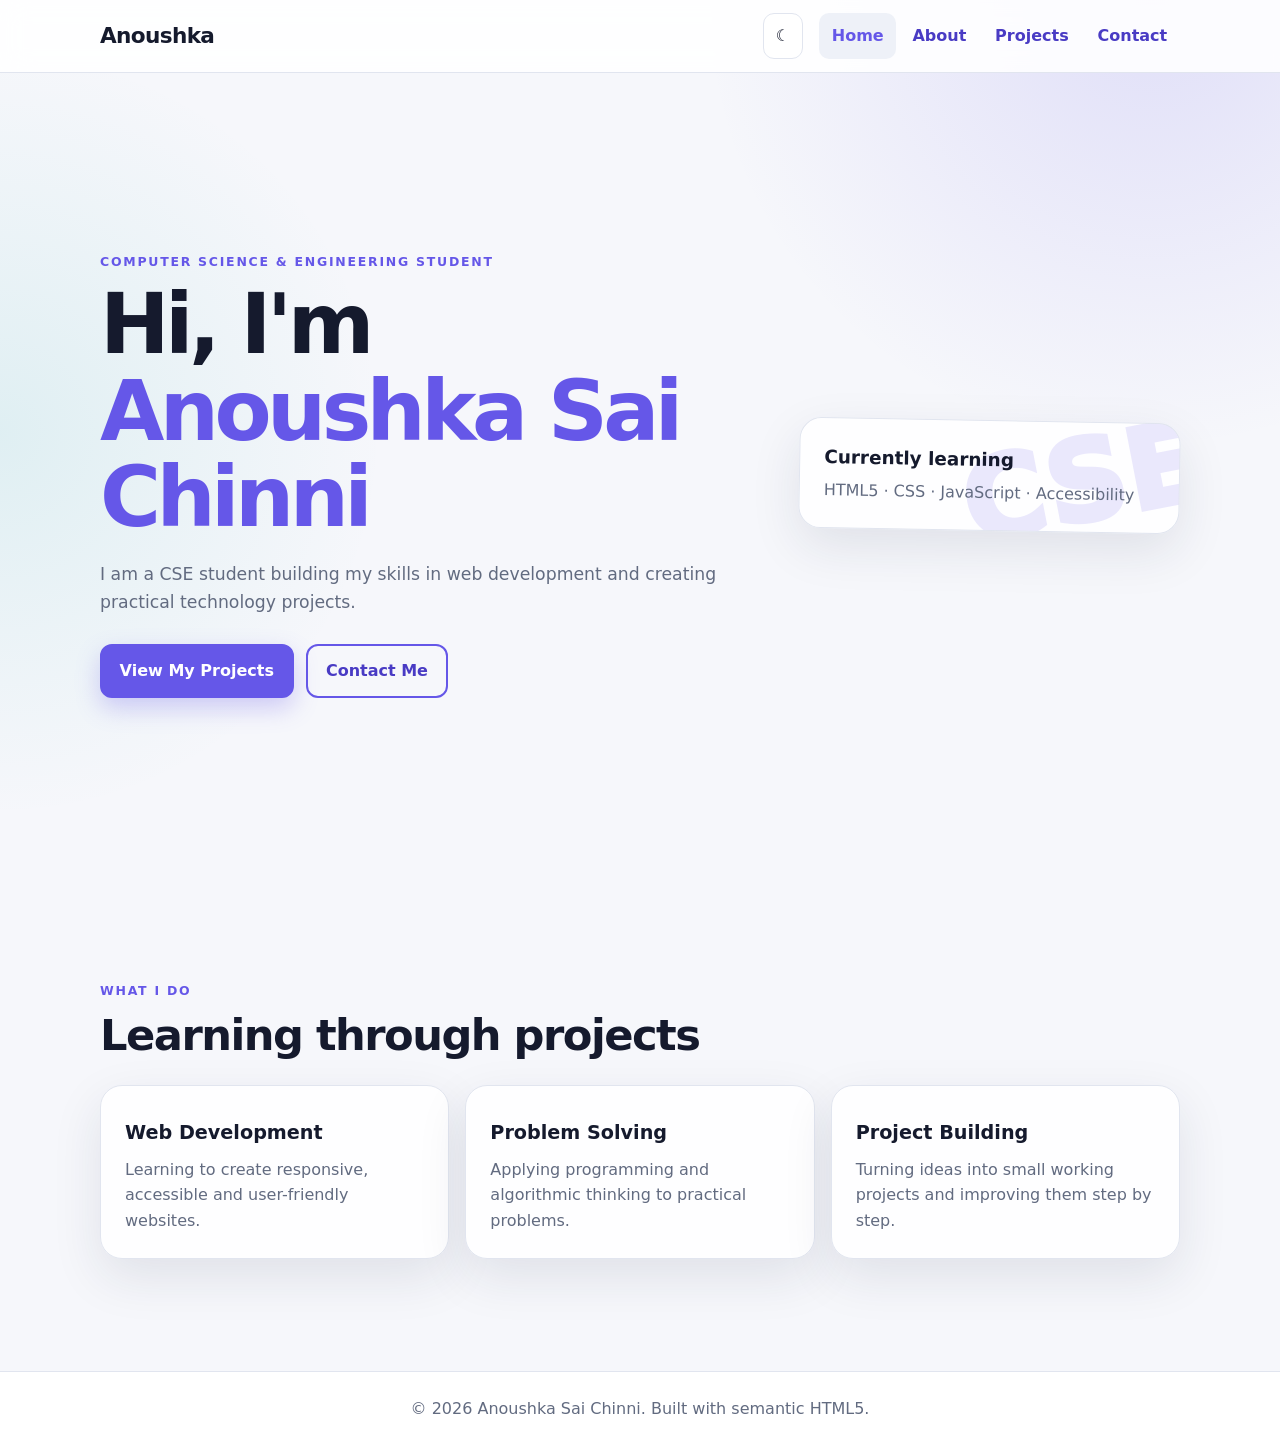
<file: index.html>
<!DOCTYPE html>
<html lang="en">
<head>
  <meta charset="UTF-8">
  <meta name="viewport" content="width=device-width, initial-scale=1.0">
  <meta name="description" content="Personal portfolio of Anoushka Sai Chinni, a Computer Science and Engineering student and aspiring web developer.">
  <meta name="keywords" content="Anoushka Sai Chinni, CSE student, web development, portfolio, projects">
  <meta name="author" content="Anoushka Sai Chinni">
  <title>Anoushka Sai Chinni | CSE Student Portfolio</title>
  <link rel="stylesheet" href="styles.css">
</head>
<body>
  <a class="skip-link" href="#main-content">Skip to main content</a>

  <header class="site-header">
    <nav class="navbar" aria-label="Primary navigation">
      <a class="brand" href="index.html" aria-label="Anoushka Sai Chinni home">Anoushka</a>
      <div class="nav-actions"><button class="icon-button" id="theme-toggle" type="button" aria-label="Switch to dark mode" title="Toggle dark mode"><span class="theme-icon" aria-hidden="true">☾</span></button><button class="menu-toggle" type="button" aria-expanded="false" aria-controls="nav-menu">Menu</button></div>
      <ul id="nav-menu" class="nav-menu">
        <li><a href="index.html" aria-current="page">Home</a></li>
        <li><a href="about.html">About</a></li>
        <li><a href="projects.html">Projects</a></li>
        <li><a href="contact.html">Contact</a></li>
      </ul>
    </nav>
  </header>

  <main id="main-content">
    <section class="hero" aria-labelledby="hero-title">
      <div>
        <p class="eyebrow">Computer Science & Engineering Student</p>
        <h1 id="hero-title">Hi, I'm <span>Anoushka Sai Chinni</span></h1>
        <p class="hero-text">I am a CSE student building my skills in web development and creating practical technology projects.</p>
        <div class="button-row">
          <a class="button primary" href="projects.html">View My Projects</a>
          <a class="button secondary" href="contact.html">Contact Me</a>
        </div>
      </div>
      <aside class="hero-card" aria-label="Portfolio summary">
        <strong>Currently learning</strong>
        <p>HTML5 · CSS · JavaScript · Accessibility</p>
      </aside>
    </section>

    <section class="section" aria-labelledby="highlights-title">
      <div class="section-heading">
        <p class="eyebrow">What I do</p>
        <h2 id="highlights-title">Learning through projects</h2>
      </div>
      <div class="cards three">
        <article class="card">
          <h3>Web Development</h3>
          <p>Learning to create responsive, accessible and user-friendly websites.</p>
        </article>
        <article class="card">
          <h3>Problem Solving</h3>
          <p>Applying programming and algorithmic thinking to practical problems.</p>
        </article>
        <article class="card">
          <h3>Project Building</h3>
          <p>Turning ideas into small working projects and improving them step by step.</p>
        </article>
      </div>
    </section>
  </main>

  <footer class="site-footer">
    <p>&copy; <span id="year"></span> Anoushka Sai Chinni. Built with semantic HTML5.</p>
  </footer>
  <script src="script.js"></script>
</body>
</html>
</file>
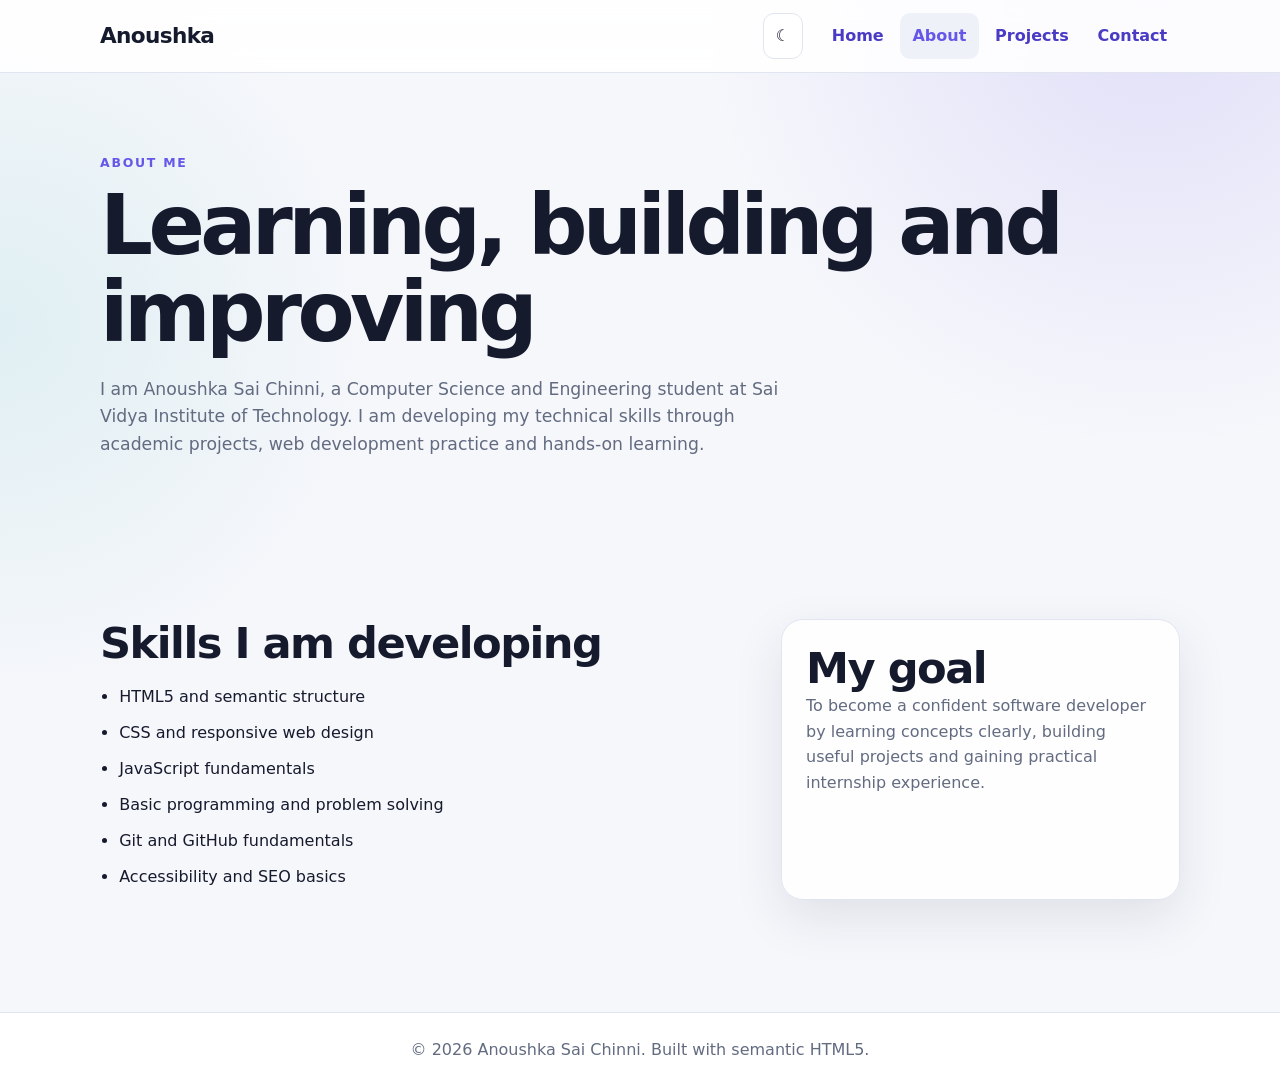
<file: about.html>
<!DOCTYPE html>
<html lang="en">
<head>
  <meta charset="UTF-8">
  <meta name="viewport" content="width=device-width, initial-scale=1.0">
  <meta name="description" content="About Anoushka Sai Chinni, a Computer Science and Engineering student.">
  <meta name="author" content="Anoushka Sai Chinni">
  <title>About | Anoushka Sai Chinni</title>
  <link rel="stylesheet" href="styles.css">
</head>
<body>
  <a class="skip-link" href="#main-content">Skip to main content</a>

  <header class="site-header">
    <nav class="navbar" aria-label="Primary navigation">
      <a class="brand" href="index.html" aria-label="Anoushka Sai Chinni home">Anoushka</a>
      <div class="nav-actions"><button class="icon-button" id="theme-toggle" type="button" aria-label="Switch to dark mode" title="Toggle dark mode"><span class="theme-icon" aria-hidden="true">☾</span></button><button class="menu-toggle" type="button" aria-expanded="false" aria-controls="nav-menu">Menu</button></div>
      <ul id="nav-menu" class="nav-menu">
        <li><a href="index.html">Home</a></li>
        <li><a href="about.html" aria-current="page">About</a></li>
        <li><a href="projects.html">Projects</a></li>
        <li><a href="contact.html">Contact</a></li>
      </ul>
    </nav>
  </header>

  <main id="main-content">
    <section class="page-intro" aria-labelledby="about-title">
      <p class="eyebrow">About Me</p>
      <h1 id="about-title">Learning, building and improving</h1>
      <p>I am Anoushka Sai Chinni, a Computer Science and Engineering student at Sai Vidya Institute of Technology. I am developing my technical skills through academic projects, web development practice and hands-on learning.</p>
    </section>

    <section class="section two-column" aria-labelledby="skills-title">
      <article>
        <h2 id="skills-title">Skills I am developing</h2>
        <ul class="skill-list">
          <li>HTML5 and semantic structure</li>
          <li>CSS and responsive web design</li>
          <li>JavaScript fundamentals</li>
          <li>Basic programming and problem solving</li>
          <li>Git and GitHub fundamentals</li>
          <li>Accessibility and SEO basics</li>
        </ul>
      </article>

      <aside class="card" aria-labelledby="goal-title">
        <h2 id="goal-title">My goal</h2>
        <p>To become a confident software developer by learning concepts clearly, building useful projects and gaining practical internship experience.</p>
      </aside>
    </section>
  </main>

  <footer class="site-footer">
    <p>&copy; <span id="year"></span> Anoushka Sai Chinni. Built with semantic HTML5.</p>
  </footer>
  <script src="script.js"></script>
</body>
</html>
</file>
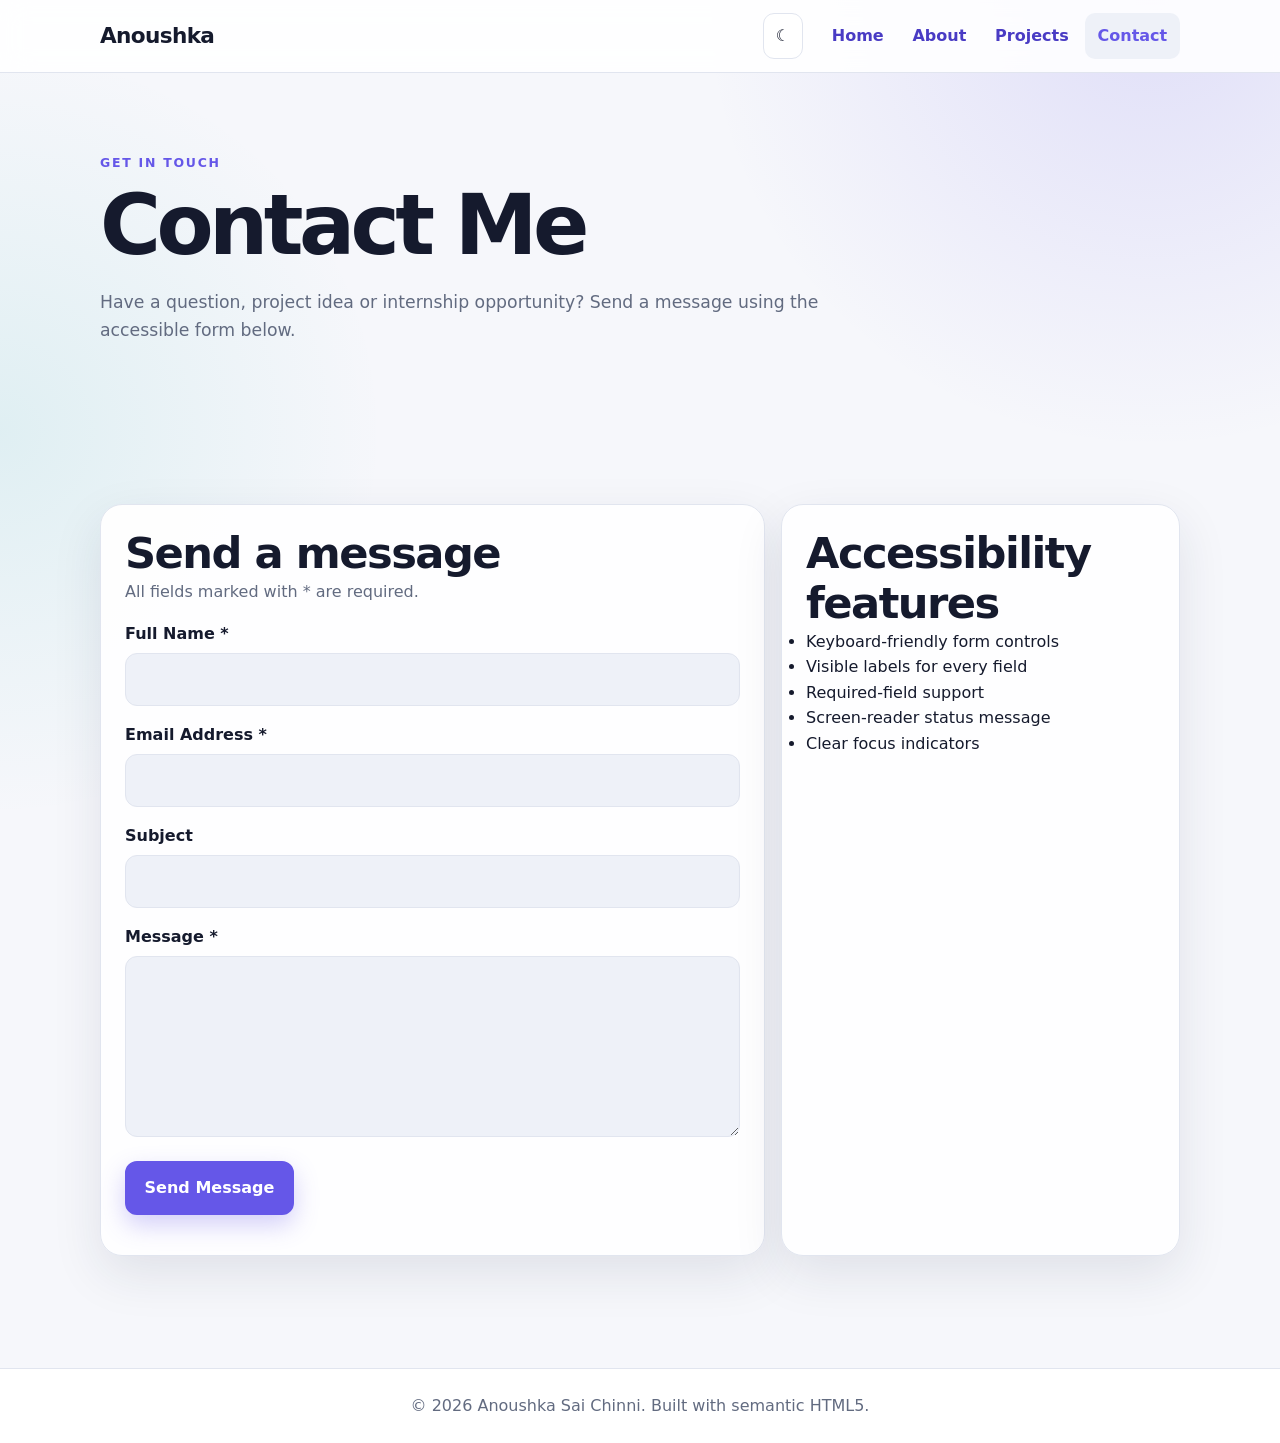
<file: contact.html>
<!DOCTYPE html>
<html lang="en">
<head>
  <meta charset="UTF-8">
  <meta name="viewport" content="width=device-width, initial-scale=1.0">
  <meta name="description" content="Contact Anoushka Sai Chinni through an accessible contact form.">
  <meta name="author" content="Anoushka Sai Chinni">
  <title>Contact | Anoushka Sai Chinni</title>
  <link rel="stylesheet" href="styles.css">
</head>
<body>
  <a class="skip-link" href="#main-content">Skip to main content</a>

  <header class="site-header">
    <nav class="navbar" aria-label="Primary navigation">
      <a class="brand" href="index.html" aria-label="Anoushka Sai Chinni home">Anoushka</a>
      <div class="nav-actions"><button class="icon-button" id="theme-toggle" type="button" aria-label="Switch to dark mode" title="Toggle dark mode"><span class="theme-icon" aria-hidden="true">☾</span></button><button class="menu-toggle" type="button" aria-expanded="false" aria-controls="nav-menu">Menu</button></div>
      <ul id="nav-menu" class="nav-menu">
        <li><a href="index.html">Home</a></li>
        <li><a href="about.html">About</a></li>
        <li><a href="projects.html">Projects</a></li>
        <li><a href="contact.html" aria-current="page">Contact</a></li>
      </ul>
    </nav>
  </header>

  <main id="main-content">
    <section class="page-intro" aria-labelledby="contact-title">
      <p class="eyebrow">Get in touch</p>
      <h1 id="contact-title">Contact Me</h1>
      <p>Have a question, project idea or internship opportunity? Send a message using the accessible form below.</p>
    </section>

    <section class="section contact-layout" aria-labelledby="form-title">
      <div class="card">
        <h2 id="form-title">Send a message</h2>

        <form id="contact-form" action="#" method="post" aria-describedby="form-help">
          <p id="form-help" class="form-help">All fields marked with <span aria-hidden="true">*</span> are required.</p>

          <div class="form-group">
            <label for="name">Full Name <span aria-hidden="true">*</span></label>
            <input id="name" name="name" type="text" autocomplete="name" required aria-required="true">
          </div>

          <div class="form-group">
            <label for="email">Email Address <span aria-hidden="true">*</span></label>
            <input id="email" name="email" type="email" autocomplete="email" required aria-required="true">
          </div>

          <div class="form-group">
            <label for="subject">Subject</label>
            <input id="subject" name="subject" type="text">
          </div>

          <div class="form-group">
            <label for="message">Message <span aria-hidden="true">*</span></label>
            <textarea id="message" name="message" rows="6" required aria-required="true"></textarea>
          </div>

          <button class="button primary" type="submit">Send Message</button>
          <p id="form-status" class="form-status" role="status" aria-live="polite"></p>
        </form>
      </div>

      <aside class="card" aria-labelledby="contact-note-title">
        <h2 id="contact-note-title">Accessibility features</h2>
        <ul>
          <li>Keyboard-friendly form controls</li>
          <li>Visible labels for every field</li>
          <li>Required-field support</li>
          <li>Screen-reader status message</li>
          <li>Clear focus indicators</li>
        </ul>
      </aside>
    </section>
  </main>

  <footer class="site-footer">
    <p>&copy; <span id="year"></span> Anoushka Sai Chinni. Built with semantic HTML5.</p>
  </footer>
  <script src="script.js"></script>
</body>
</html>
</file>
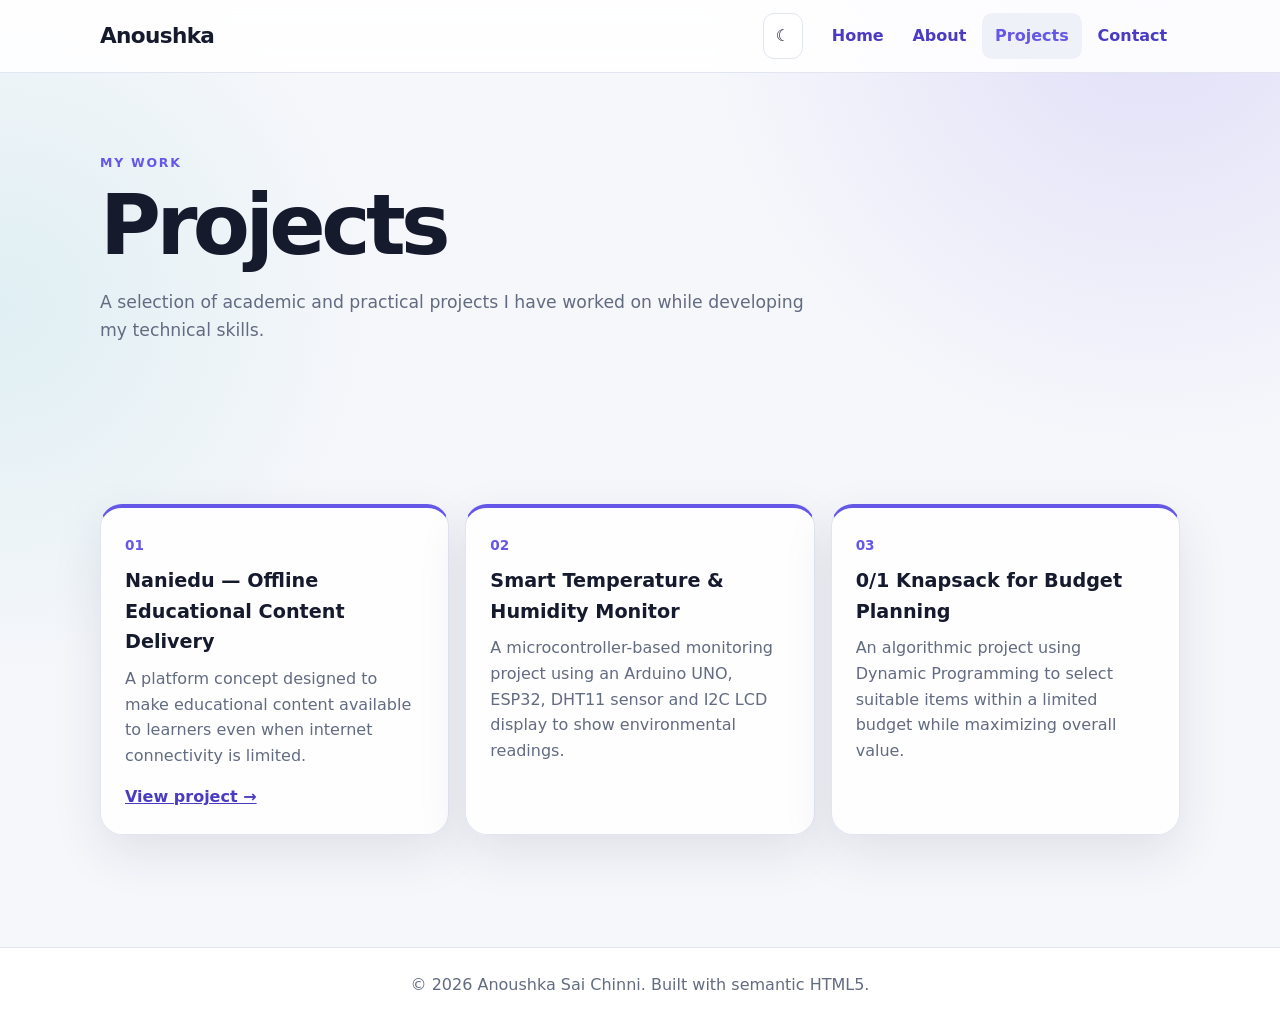
<file: projects.html>
<!DOCTYPE html>
<html lang="en">
<head>
  <meta charset="UTF-8">
  <meta name="viewport" content="width=device-width, initial-scale=1.0">
  <meta name="description" content="Projects created by Anoushka Sai Chinni, including Naniedu, a smart temperature monitor and a 0/1 knapsack project.">
  <meta name="author" content="Anoushka Sai Chinni">
  <title>Projects | Anoushka Sai Chinni</title>
  <link rel="stylesheet" href="styles.css">
</head>
<body>
  <a class="skip-link" href="#main-content">Skip to main content</a>

  <header class="site-header">
    <nav class="navbar" aria-label="Primary navigation">
      <a class="brand" href="index.html" aria-label="Anoushka Sai Chinni home">Anoushka</a>
      <div class="nav-actions"><button class="icon-button" id="theme-toggle" type="button" aria-label="Switch to dark mode" title="Toggle dark mode"><span class="theme-icon" aria-hidden="true">☾</span></button><button class="menu-toggle" type="button" aria-expanded="false" aria-controls="nav-menu">Menu</button></div>
      <ul id="nav-menu" class="nav-menu">
        <li><a href="index.html">Home</a></li>
        <li><a href="about.html">About</a></li>
        <li><a href="projects.html" aria-current="page">Projects</a></li>
        <li><a href="contact.html">Contact</a></li>
      </ul>
    </nav>
  </header>

  <main id="main-content">
    <section class="page-intro" aria-labelledby="projects-title">
      <p class="eyebrow">My Work</p>
      <h1 id="projects-title">Projects</h1>
      <p>A selection of academic and practical projects I have worked on while developing my technical skills.</p>
    </section>

    <section class="section" aria-labelledby="project-list-title">
      <h2 id="project-list-title" class="visually-hidden">Project list</h2>
      <div class="cards">
        <article class="card project-card">
          <span class="project-number" aria-hidden="true">01</span>
          <h3>Naniedu — Offline Educational Content Delivery</h3>
          <p>A platform concept designed to make educational content available to learners even when internet connectivity is limited.</p>
          <a class="text-link" href="https://naniedu.netlify.app" target="_blank" rel="noopener noreferrer" aria-label="Visit Naniedu project website, opens in a new tab">View project →</a>
        </article>

        <article class="card project-card">
          <span class="project-number" aria-hidden="true">02</span>
          <h3>Smart Temperature & Humidity Monitor</h3>
          <p>A microcontroller-based monitoring project using an Arduino UNO, ESP32, DHT11 sensor and I2C LCD display to show environmental readings.</p>
        </article>

        <article class="card project-card">
          <span class="project-number" aria-hidden="true">03</span>
          <h3>0/1 Knapsack for Budget Planning</h3>
          <p>An algorithmic project using Dynamic Programming to select suitable items within a limited budget while maximizing overall value.</p>
        </article>
      </div>
    </section>
  </main>

  <footer class="site-footer">
    <p>&copy; <span id="year"></span> Anoushka Sai Chinni. Built with semantic HTML5.</p>
  </footer>
  <script src="script.js"></script>
</body>
</html>
</file>
<file: styles.css>
*{box-sizing:border-box;margin:0;padding:0}html{scroll-behavior:smooth}:root{--bg:#f6f7fb;--surface:#fff;--surface-2:#eef1f8;--text:#151a2d;--muted:#626b80;--primary:#6557e8;--primary-dark:#493bc4;--accent:#13a6a6;--border:#e1e5ef;--shadow:0 18px 50px rgba(30,35,70,.10);--radius:22px;--max:1120px}html[data-theme=dark]{--bg:#0d1120;--surface:#151b2e;--surface-2:#20283e;--text:#f4f6ff;--muted:#b5bdd1;--primary:#9b91ff;--primary-dark:#b5adff;--accent:#42d6d1;--border:#2b344d;--shadow:0 18px 50px rgba(0,0,0,.35)}body{font-family:Inter,system-ui,-apple-system,"Segoe UI",Arial,sans-serif;line-height:1.6;color:var(--text);background:radial-gradient(circle at 90% 0%,color-mix(in srgb,var(--primary) 15%,transparent),transparent 28rem),radial-gradient(circle at 0% 30%,color-mix(in srgb,var(--accent) 10%,transparent),transparent 24rem),var(--bg);transition:background .25s,color .25s}a{color:var(--primary-dark)}a:focus-visible,button:focus-visible,input:focus-visible,textarea:focus-visible{outline:3px solid #ffad33;outline-offset:4px}.skip-link{position:absolute;left:1rem;top:-4rem;background:var(--text);color:var(--bg);padding:.7rem 1rem;border-radius:10px;z-index:100}.skip-link:focus{top:1rem}.site-header{position:sticky;top:0;z-index:20;background:color-mix(in srgb,var(--surface) 88%,transparent);backdrop-filter:blur(14px);border-bottom:1px solid var(--border)}.navbar{max-width:var(--max);margin:auto;min-height:72px;padding:0 1.25rem;display:flex;align-items:center;gap:1rem}.brand{font-size:1.35rem;font-weight:900;text-decoration:none;color:var(--text);margin-right:auto;letter-spacing:-.03em}.nav-menu{display:none;list-style:none;position:absolute;top:72px;left:0;right:0;padding:1rem 1.25rem;background:var(--surface);border-bottom:1px solid var(--border);flex-direction:column;gap:.35rem}.nav-menu.open{display:flex}.nav-menu a{display:block;text-decoration:none;font-weight:750;padding:.65rem .8rem;border-radius:10px}.nav-menu a:hover,.nav-menu a[aria-current=page]{background:var(--surface-2);color:var(--primary)}.nav-actions{display:flex;gap:.5rem;align-items:center}.icon-button,.menu-toggle{border:1px solid var(--border);background:var(--surface);color:var(--text);border-radius:11px;padding:.55rem .75rem;font:inherit;font-weight:750;cursor:pointer}.menu-toggle{display:block}.theme-icon{font-size:1rem}.hero,.page-intro,.section{padding:4.5rem 1.25rem;max-width:var(--max);margin:auto}.hero{min-height:calc(100vh - 72px);display:grid;align-items:center;gap:2rem}.hero-copy{max-width:700px}.eyebrow{text-transform:uppercase;letter-spacing:.14em;font-size:.78rem;font-weight:900;color:var(--primary);margin-bottom:.65rem}.hero h1,.page-intro h1{font-size:clamp(2.6rem,9vw,5.2rem);line-height:1.04;letter-spacing:-.055em;margin-bottom:1.2rem}.hero h1 span{color:var(--primary)}.hero-text,.page-intro>p:last-child{font-size:1.08rem;color:var(--muted);max-width:720px}.button-row{display:flex;flex-wrap:wrap;gap:.8rem;margin-top:1.7rem}.button{display:inline-flex;align-items:center;justify-content:center;border:2px solid var(--primary);border-radius:12px;padding:.78rem 1.1rem;font:inherit;font-weight:800;text-decoration:none;cursor:pointer;transition:transform .2s,box-shadow .2s,background .2s}.button:hover{transform:translateY(-2px)}.primary{background:var(--primary);color:white;box-shadow:0 10px 24px color-mix(in srgb,var(--primary) 28%,transparent)}.primary:hover{background:var(--primary-dark)}.secondary{background:transparent;color:var(--primary-dark)}.hero-card,.card{background:color-mix(in srgb,var(--surface) 94%,transparent);border:1px solid var(--border);border-radius:var(--radius);padding:1.5rem;box-shadow:var(--shadow)}.hero-card{position:relative;overflow:hidden}.hero-card::before{content:"CSE";position:absolute;right:-22px;top:-28px;font-size:7rem;font-weight:1000;color:color-mix(in srgb,var(--primary) 13%,transparent);transform:rotate(-12deg)}.hero-card>*{position:relative}.hero-card strong{font-size:1.15rem}.hero-card p{color:var(--muted);margin-top:.35rem}.stat-grid{display:grid;grid-template-columns:repeat(2,1fr);gap:.8rem;margin-top:1.3rem}.stat{padding:1rem;border-radius:16px;background:var(--surface-2)}.stat strong{display:block;font-size:1.35rem}.stat span{color:var(--muted);font-size:.9rem}.section-heading{margin-bottom:1.5rem}.section-heading h2,.two-column h2,.contact-layout h2{font-size:clamp(1.8rem,5vw,2.7rem);line-height:1.15;letter-spacing:-.035em}.cards{display:grid;grid-template-columns:1fr;gap:1rem}.card{transition:transform .2s,box-shadow .2s}.card:hover{transform:translateY(-5px);box-shadow:0 22px 55px rgba(30,35,70,.14)}.card h3{font-size:1.2rem;margin:.5rem 0}.card p{color:var(--muted)}.project-card{min-height:255px;border-top:4px solid var(--primary)}.project-number{font-weight:900;color:var(--primary);font-size:.85rem}.text-link{display:inline-block;margin-top:1rem;font-weight:800}.two-column,.contact-layout{display:grid;gap:1rem}.skill-list{padding-left:1.2rem;margin-top:1rem}.skill-list li{margin:.65rem 0}.page-intro{padding-bottom:2rem}.contact-layout .card{height:100%}.form-help{color:var(--muted)}.form-group{margin:1rem 0}label{display:block;font-weight:750;margin-bottom:.4rem}input,textarea{width:100%;border:1px solid var(--border);border-radius:12px;padding:.8rem;font:inherit;color:var(--text);background:var(--surface-2)}textarea{resize:vertical}.form-status{font-weight:700;margin-top:1rem}.site-footer{text-align:center;background:var(--surface);border-top:1px solid var(--border);color:var(--muted);padding:1.5rem 1rem;margin-top:2rem}.visually-hidden{position:absolute;width:1px;height:1px;padding:0;margin:-1px;overflow:hidden;clip:rect(0,0,0,0);white-space:nowrap;border:0}@media(min-width:700px){.menu-toggle{display:none}.nav-menu{display:flex;position:static;flex-direction:row;padding:0;background:transparent;border:0;gap:.2rem}.hero{grid-template-columns:1.25fr .75fr;gap:4rem}.cards.three,.cards:not(.three){grid-template-columns:repeat(3,1fr)}.two-column{grid-template-columns:1.25fr .75fr}.contact-layout{grid-template-columns:1.25fr .75fr}.hero-card{transform:rotate(1deg)}.hero-card:hover{transform:rotate(0) translateY(-5px)}}@media(min-width:950px){.hero{padding-top:3rem}.section,.page-intro{padding-top:5rem;padding-bottom:5rem}}@media(prefers-reduced-motion:reduce){html{scroll-behavior:auto}*{transition:none!important}}
</file>
